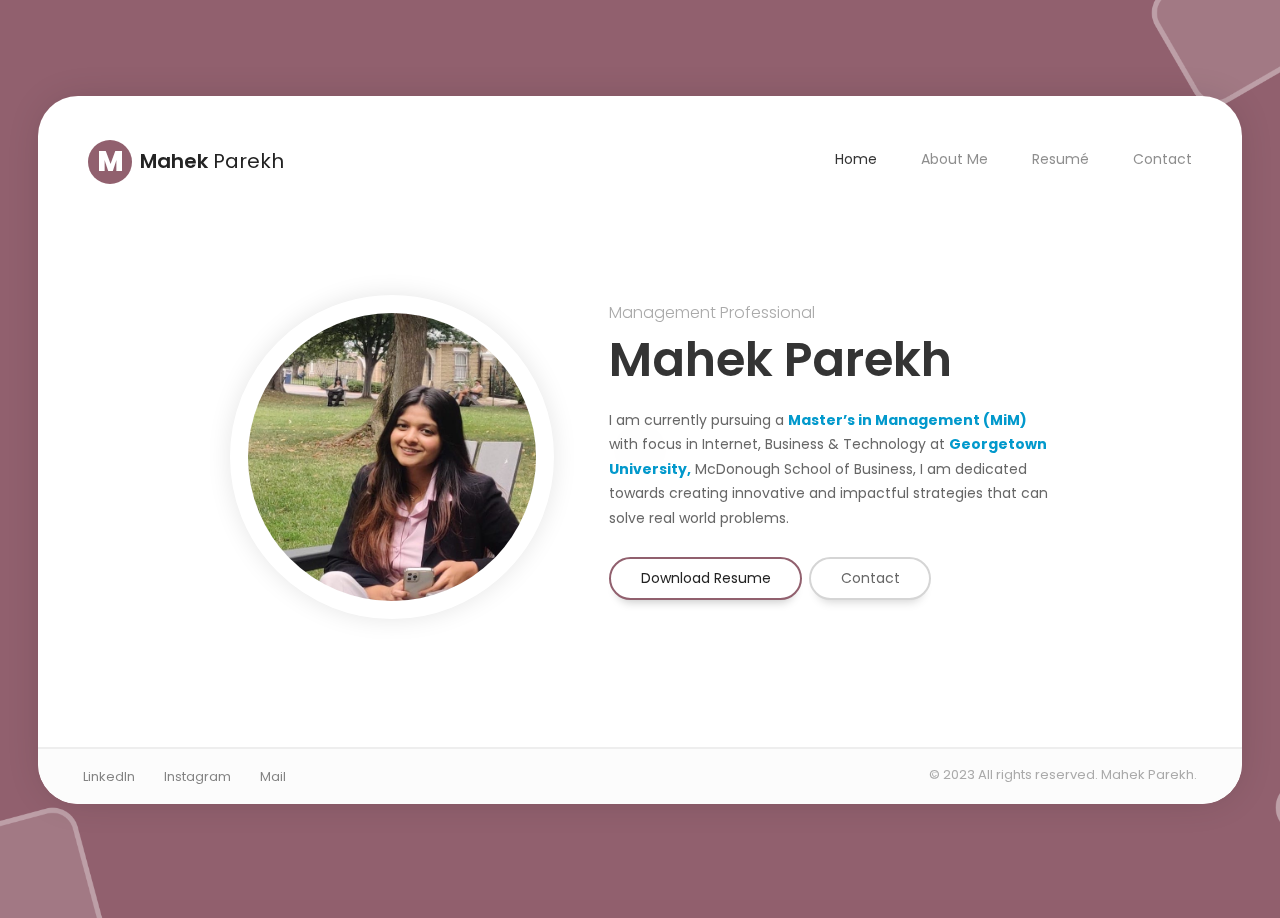
<file: index.html>
<!DOCTYPE html>
<html lang="en-US">

<head>
    <meta charset="UTF-8">
    <meta name="viewport" content="width=device-width, initial-scale=1.0, maximum-scale=1.0, user-scalable=no">
    <title>Mahek Parekh | About Me </title>
<style type="text/css">
img.wp-smiley,
img.emoji {
	display: inline !important;
	border: none !important;
	box-shadow: none !important;
	height: 1em !important;
	width: 1em !important;
	margin: 0 0.07em !important;
	vertical-align: -0.1em !important;
	background: none !important;
	padding: 0 !important;
}
</style>
	<link rel='stylesheet' id='css-0-css' href='wp-content/mmr/c0a9f801-1668556453.min.css' type='text/css' media='all' />
<link rel='stylesheet' id='leven-google-fonts-css' href='https://fonts.googleapis.com/css?family=Poppins:100,100italic,200,200italic,300,300italic,regular,italic,500,500italic,600,600italic,700,700italic,800,800italic,900,900italic' type='text/css' media='all' />
<script type='text/javascript' src='wp-content/mmr/70851e2e-1667813296.min.js' id='js-1-js'></script>
<link rel="https://api.w.org/" href="wp-json/index.html" /><link rel="alternate" type="application/json" href="wp-json/wp/v2/pages/157.json" /><link rel="EditURI" type="application/rsd+xml" title="RSD" href="xmlrpc.php-rsd.xml" />
<link rel="wlwmanifest" type="application/wlwmanifest+xml" href="wp-includes/wlwmanifest.xml" />
<meta name="generator" content="WordPress 6.1.1" />
<link rel="canonical" href="index.html" />
<link rel='shortlink' href='index.html' />
<style type="text/css">.recentcomments a{display:inline !important;padding:0 !important;margin:0 !important;}</style><link rel="icon" href="wp-content/uploads/2022/12/favicon.ico" sizes="32x32" />
<link rel="icon" href="wp-content/uploads/2022/12/mb-logo.png" sizes="192x192" />
<link rel="apple-touch-icon" href="wp-content/uploads/2022/12/mb-logo.png" />
<meta name="msapplication-TileImage" content="wp-content/uploads/2022/12/favicon.ico" />
</head>

<body data-rsssl=1 class="home page-template-default page page-id-157 wp-embed-responsive masthead-fixed full-width grid">

<div class="lm-animated-bg"></div>
    
<!-- Loading animation -->
<div class="preloader">
  <div class="preloader-animation">
    <div class="preloader-spinner">
    </div>
  </div>
</div>
<!-- /Loading animation -->

<!-- Scroll To Top Button -->
<div class="lmpixels-scroll-to-top"><i class="lnr lnr-chevron-up"></i></div>
<!-- /Scroll To Top Button -->

<div class="page-scroll">
    <div id="page_container" class="page-container bg-move-effect theme-style-light" data-animation="transition-flip-in-right">

        <!-- Header -->
        <header id="site_header" class="header">
            <div class="header-content clearfix">
                
                                <!-- Text Logo -->
                <div class="text-logo">
                    <a href="index.html">
                                                    <div class="logo-symbol">M</div>
                                                                             <div class="logo-text">Mahek <span>Parekh</span></div>
                    </a>
                </div>
                <!-- /Text Logo -->
                

                <!-- Navigation -->
                <div class="site-nav mobile-menu-hide">
                    <ul id="menu-classic-menu" class="leven-classic-menu site-main-menu">
                            <li id="menu-item-174" class="menu-item menu-item-type-post_type menu-item-object-page current-menu-item page_item page-item-171 current_page_item menu-item-174"><a href="index.html" aria-current="page" data-hover="1">Home</a></li></li>				
                            <li id="menu-item-174" class="menu-item menu-item-type-post_type menu-item-object-page menu-item-174"><a href="about.html" data-hover="1">About Me</a></li>
                            <li id="menu-item-174" class="menu-item menu-item-type-post_type menu-item-object-page menu-item-174"><a href="resume/index.html" data-hover="1">Resumé</a></li>
							<li id="menu-item-191" class="menu-item menu-item-type-post_type menu-item-object-page menu-item-191"><a href="contact/index.html" data-hover="1">Contact</a></li>
					</ul>                
				</div>

                <a class="menu-toggle mobile-visible">
                    <i class="fa fa-bars"></i>
                </a>
            </div>
        </header>
        <!-- /Header -->
<div id="main" class="site-main">
    <div id="main-content" class="single-page-content">
        <div id="primary" class="content-area">
                        
            <div id="content" class="page-content site-content single-post" role="main">
                
<article id="post-157" class="post-157 page type-page status-publish hentry">
	<div class="entry-content">
		<div class="fw-page-builder-content"><section class="fw-main-row "  >
	<div class="fw-container">
		<div class="row">
	

<div class=" col-xs-12 col-sm-12 ">
    <div id="col_inner_877489360620b3037fc9b064f63a7372" class="fw-col-inner" data-paddings="15px 0px 15px 0px">
    	
<div id="home_content_954218bfd87cb3b458721f4a70135965" class="home-content">
    <div class="row flex-v-align">
        <div class="col-sm-12 col-md-5 col-lg-5">
            <div class="home-photo">
                <div class="hp-inner"></div>
            </div>
        </div>

        <div class="col-sm-12 col-md-7 col-lg-7">
            <div class="home-text hp-left">
                                <div class="owl-carousel text-rotation">                                    
                                            <div class="item">
                            <h4>Management Professional</h4>
                        </div>
                                            <div class="item">
                            <h4>Business Enthusiastic</h4>
                        </div>
                                    </div>
                                <h1>Mahek Parekh</h1>
                <p>I am currently pursuing a <a href="https://msb.georgetown.edu/masters-in-management/?gclid=CjwKCAiAlp2fBhBPEiwA2Q10D3eMaWTz9cyr1PO3xHunuyBsEtQNGFD_dFoEHHsDpzYHtIP7LDgmjBoCERIQAvD_BwE" target="_blank"><b>Master’s in Management (MiM)</b> </a>  with focus in Internet, Business & Technology at  <a href="https://msb.georgetown.edu" target="_blank"><b>Georgetown University,</b></a> McDonough School of Business, I am dedicated towards creating innovative and impactful strategies that can solve real world problems.</p>
                                   <div class="home-buttons">
                                            <a href="https://drive.google.com/file/d/1xLoEs32CDAA2cF3hr0K1NS_TRnO2THcq/view?usp=sharing" target="_blank" id="" class="btn btn-primary">Download Resume</a>
                                            <a href="contact/index.html" target="_self" id="" class="btn btn-secondary">Contact</a>
                                        </div>
                                </div>
        </div>
    </div>
</div>
	</div>
</div>
</div>

	

	</div>
</section>
</div>
	</div><!-- .entry-content -->
</article><!-- #post-## -->
            </div><!-- #content -->
        </div><!-- #primary -->
    </div><!-- #main-content -->
</div>
  
                        <footer class="site-footer clearfix">
                                <div class="footer-social">
                    <ul class="footer-social-links">
                                            <li>
                            <a href="https://www.linkedin.com/in/mahek-parekh/" target="_blank">LinkedIn</a>
                        </li>
                                            <li>
                            <a href="https://www.instagram.com/mahekk_parekh/" target="_blank">Instagram</a>
                        </li>
                                            <li>
                            <a href="mailto:mpp83@georgetown.edu" target="_blank">Mail</a>
                        </li>
                                        </ul>
                </div>
                
                                <div class="footer-copyrights">
                    <p>© 2023 All rights reserved. Mahek Parekh.</p>
                </div>
                            </footer>
                    </div>
        
    </div>
	<script type='text/javascript' src='wp-content/mmr/c7ab8c5c-1667813327.min.js' id='js-2-js'></script>
<script defer src="https://static.cloudflareinsights.com/beacon.min.js/vaafb692b2aea4879b33c060e79fe94621666317369993" integrity="sha512-0ahDYl866UMhKuYcW078ScMalXqtFJggm7TmlUtp0UlD4eQk0Ixfnm5ykXKvGJNFjLMoortdseTfsRT8oCfgGA==" data-cf-beacon='{"rayId":"7925f922cadc2d0a","version":"2022.11.3","r":1,"token":"94b99c0576dc45bf9d669fb5e9256829","si":100}' crossorigin="anonymous"></script>
</body>
</html>
</file>
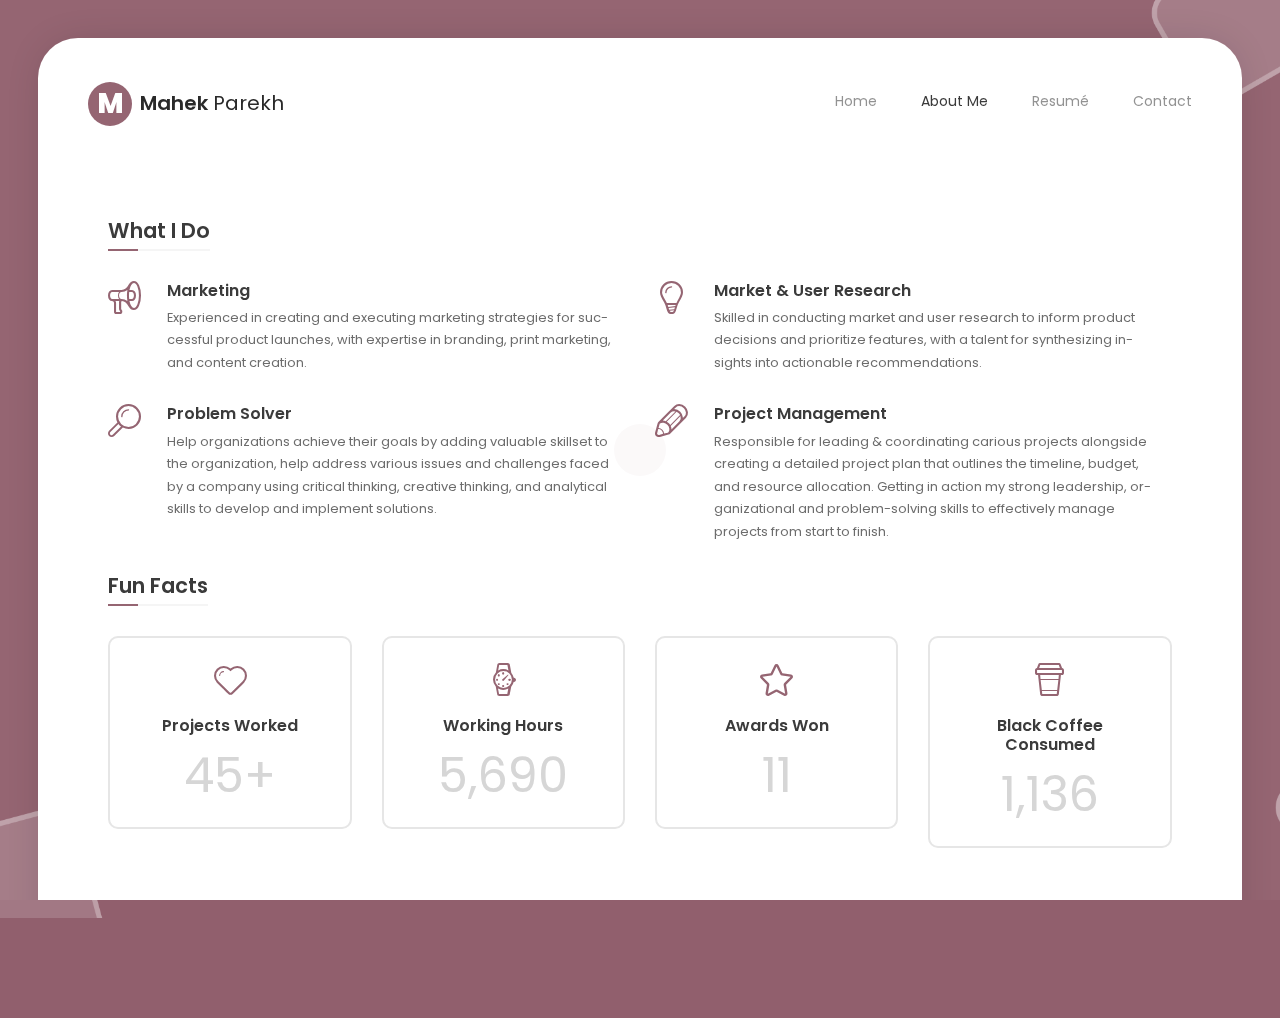
<file: about.html>
<!DOCTYPE html>
<html lang="en-US">

<head>
    <meta charset="UTF-8">
    <meta name="viewport" content="width=device-width, initial-scale=1.0, maximum-scale=1.0, user-scalable=no">
    <title>Mahek Parekh | About Me </title>
<style type="text/css">
img.wp-smiley,
img.emoji {
	display: inline !important;
	border: none !important;
	box-shadow: none !important;
	height: 1em !important;
	width: 1em !important;
	margin: 0 0.07em !important;
	vertical-align: -0.1em !important;
	background: none !important;
	padding: 0 !important;
}
</style>
	<link rel='stylesheet' id='css-0-css' href='wp-content/mmr/c0a9f801-1668556453.min.css' type='text/css' media='all' />
<link rel='stylesheet' id='leven-google-fonts-css' href='https://fonts.googleapis.com/css?family=Poppins:100,100italic,200,200italic,300,300italic,regular,italic,500,500italic,600,600italic,700,700italic,800,800italic,900,900italic' type='text/css' media='all' />
<script type='text/javascript' src='wp-content/mmr/70851e2e-1667813296.min.js' id='js-1-js'></script>
<link rel="https://api.w.org/" href="wp-json/index.html" /><link rel="alternate" type="application/json" href="wp-json/wp/v2/pages/157.json" /><link rel="EditURI" type="application/rsd+xml" title="RSD" href="xmlrpc.php-rsd.xml" />
<link rel="wlwmanifest" type="application/wlwmanifest+xml" href="wp-includes/wlwmanifest.xml" />
<meta name="generator" content="WordPress 6.1.1" />
<link rel="canonical" href="index.html" />
<link rel='shortlink' href='index.html' />
<style type="text/css">.recentcomments a{display:inline !important;padding:0 !important;margin:0 !important;}</style><link rel="icon" href="wp-content/uploads/2022/12/favicon.ico" sizes="32x32" />
<link rel="icon" href="wp-content/uploads/2022/12/mb-logo.png" sizes="192x192" />
<link rel="apple-touch-icon" href="wp-content/uploads/2022/12/mb-logo.png" />
<meta name="msapplication-TileImage" content="wp-content/uploads/2022/12/favicon.ico" />
</head>

<body data-rsssl=1 class="home page-template-default page page-id-157 wp-embed-responsive masthead-fixed full-width grid">

<div class="lm-animated-bg"></div>
    
<!-- Loading animation -->
<div class="preloader">
  <div class="preloader-animation">
    <div class="preloader-spinner">
    </div>
  </div>
</div>
<!-- /Loading animation -->

<!-- Scroll To Top Button -->
<div class="lmpixels-scroll-to-top"><i class="lnr lnr-chevron-up"></i></div>
<!-- /Scroll To Top Button -->

<div class="page-scroll">
    <div id="page_container" class="page-container bg-move-effect theme-style-light" data-animation="transition-flip-in-right">

        <!-- Header -->
        <header id="site_header" class="header">
            <div class="header-content clearfix">
                
                                <!-- Text Logo -->
                <div class="text-logo">
                    <a href="index.html">
                                                    <div class="logo-symbol">M</div>
                                                                             <div class="logo-text">Mahek <span>Parekh</span></div>
                    </a>
                </div>
                <!-- /Text Logo -->
                

                <!-- Navigation -->
                <div class="site-nav mobile-menu-hide">
                    <ul id="menu-classic-menu" class="leven-classic-menu site-main-menu">
                            <li id="menu-item-174" class="menu-item menu-item-type-post_type menu-item-object-page menu-item-174"><a href="index.html" aria-current="page" data-hover="1">Home</a></li></li>				
                            <li id="menu-item-174" class="menu-item menu-item-type-post_type menu-item-object-page current-menu-item page_item page-item-171 current_page_item menu-item-174"><a href="about.html" aria-current="page" data-hover="1">About Me</a></li>				
                            <li id="menu-item-174" class="menu-item menu-item-type-post_type menu-item-object-page menu-item-174"><a href="resume/index.html" data-hover="1">Resumé</a></li>
							<li id="menu-item-191" class="menu-item menu-item-type-post_type menu-item-object-page menu-item-191"><a href="contact/index.html" data-hover="1">Contact</a></li>
					</ul>                
				</div>

                <a class="menu-toggle mobile-visible">
                    <i class="fa fa-bars"></i>
                </a>
            </div>
        </header>
        <!-- /Header -->
<div id="main" class="site-main">
    <div id="main-content" class="single-page-content">
        <div id="primary" class="content-area">
                        
            <div id="content" class="page-content site-content single-post" role="main">
                
<article id="post-157" class="post-157 page type-page status-publish hentry">
	<div class="entry-content">
		<div class="fw-page-builder-content"><section class="fw-main-row "  >
	<div class="fw-container">

<div class="row">
	

<div class=" col-xs-12 col-sm-12 ">
    <div id="col_inner_c2094ed9c996102f2ef70b6125c4fbf5" class="fw-col-inner" data-paddings="0px 0px 0px 0px">
    	
	<div class="fw-divider-space" style="padding-top: 50px;"></div>

<div class="block-title">
    <h2>What I Do</h2>
</div>
	</div>
</div>
</div>

<div class="row">
	

<div class=" col-xs-12 col-sm-6 ">
    <div id="col_inner_3fa94961ec32117c71b91b80d4565769" class="fw-col-inner" data-paddings="0px 0px 0px 0px">
    	
<div id="info-list-63d999d7a90f9" class="info-list-w-icon">
	
			<div class="info-block-w-icon">
				<div class="ci-icon">
																<i class="linecons linecons-megaphone"></i>
										</div>
				<div class="ci-text">
					<h4>Marketing</h4>
									<p> Experienced in creating and executing marketing strategies for successful product launches, with expertise in branding, print marketing, and content creation.</p>
								</div>
			</div>
			
			<div class="info-block-w-icon">
		    <div class="ci-icon">
		        		        	                        <i class="linecons linecons-search"></i>
		                		    </div>
		    <div class="ci-text">
                <h4>Problem Solver</h4>
		        		        <p>Help organizations achieve their goals by adding valuable skillset to the organization, help address various issues and challenges faced by a company using critical thinking, creative thinking, and analytical skills to develop and implement solutions. </p>
		        
		        		    </div>
		</div>
	</div>
	</div>
</div>


<div class=" col-xs-12 col-sm-6 ">
    <div id="col_inner_931ccceee4bc772acc2735fc06fc1c62" class="fw-col-inner" data-paddings="0px 0px 0px 0px">
    	
<div id="info-list-63d999d7a92f3" class="info-list-w-icon">
	
			<div class="info-block-w-icon">
		    <div class="ci-icon">
		        		        	                        <i class="linecons linecons-bulb"></i>
		                		    </div>
		    <div class="ci-text">
                <h4>Market & User Research</h4>
                <p>Skilled in conducting market and user research to inform product decisions and prioritize features, with a talent for synthesizing insights into actionable recommendations.</p>
		        		    </div>
		</div>
			<div class="info-block-w-icon">
				<div class="ci-icon">
																<i class="linecons linecons-pen"></i>
										</div>
				<div class="ci-text">
					<h4>Project Management</h4>
									<p>Responsible for leading & coordinating carious projects alongside creating a detailed project plan that outlines the timeline, budget, and resource allocation. Getting in action my strong leadership, organizational and problem-solving skills to effectively manage projects from start to finish. </p>
								</div>
			</div>
	</div>
	</div>
</div>
</div>


<div class="row">
	

<div class=" col-xs-12 col-sm-12 ">
    <div id="col_inner_1a922c7897708c3a2eded034e6e7a555" class="fw-col-inner" data-paddings="0px 0px 0px 0px">
    	
<div class="block-title">
    <h2>Fun Facts</h2>
</div>
	</div>
</div>
</div>

<div class="row">
	

<div class=" col-xs-12 col-sm-3 ">
    <div id="col_inner_831ae7ae8f7189a8a47ec09caf7501f4" class="fw-col-inner" data-paddings="0px 0px 0px 0px">
    	
<div class="lm-info-block gray-default">
                        <i class="linecons linecons-heart"></i>
                <h4>Projects Worked</h4>
    <span class="lm-info-block-value">45+</span>
    <span class="lm-info-block-text"></span>
</div>
	</div>
</div>


<div class=" col-xs-12 col-sm-3 ">
    <div id="col_inner_7f8682d39c5ba46b284a08d3db46c5f6" class="fw-col-inner" data-paddings="0px 0px 0px 0px">
    	
<div class="lm-info-block gray-default">
                        <i class="linecons linecons-clock"></i>
                <h4>Working Hours</h4>
    <span class="lm-info-block-value">5,690</span>
    <span class="lm-info-block-text"></span>
</div>
	</div>
</div>


<div class=" col-xs-12 col-sm-3 ">
    <div id="col_inner_6d4fcdd7dc42e01531a70050562e10e6" class="fw-col-inner" data-paddings="0px 0px 0px 0px">
    	
<div class="lm-info-block gray-default">
                        <i class="linecons linecons-star"></i>
                <h4>Awards Won</h4>
    <span class="lm-info-block-value">11</span>
    <span class="lm-info-block-text"></span>
</div>
	</div>
</div>


<div class=" col-xs-12 col-sm-3 ">
    <div id="col_inner_a719203952a1d6b1e4e8878645682d3c" class="fw-col-inner" data-paddings="0px 0px 0px 0px">
    	
<div class="lm-info-block gray-default">
                        <i class="linecons linecons-cup"></i>
                <h4>Black Coffee Consumed</h4>
    <span class="lm-info-block-value">1,136</span>
    <span class="lm-info-block-text"></span>
</div>
	</div>
</div>
</div>

	</div>
</section>
</div>
	</div><!-- .entry-content -->
</article><!-- #post-## -->
            </div><!-- #content -->
        </div><!-- #primary -->
    </div><!-- #main-content -->
</div>
  
                        <footer class="site-footer clearfix">
                                <div class="footer-social">
                    <ul class="footer-social-links">
                                            <li>
                            <a href="https://www.linkedin.com/in/mahek-parekh/" target="_blank">LinkedIn</a>
                        </li>
                                            <li>
                            <a href="https://www.instagram.com/mahekk_parekh/" target="_blank">Instagram</a>
                        </li>
                                            <li>
                            <a href="mailto:mpp83@georgetown.edu" target="_blank">Mail</a>
                        </li>
                                        </ul>
                </div>
                
                                <div class="footer-copyrights">
                    <p>© 2023 All rights reserved. Mahek Parekh.</p>
                </div>
                            </footer>
                    </div>
        
    </div>
	<script type='text/javascript' src='wp-content/mmr/c7ab8c5c-1667813327.min.js' id='js-2-js'></script>
<script defer src="https://static.cloudflareinsights.com/beacon.min.js/vaafb692b2aea4879b33c060e79fe94621666317369993" integrity="sha512-0ahDYl866UMhKuYcW078ScMalXqtFJggm7TmlUtp0UlD4eQk0Ixfnm5ykXKvGJNFjLMoortdseTfsRT8oCfgGA==" data-cf-beacon='{"rayId":"7925f922cadc2d0a","version":"2022.11.3","r":1,"token":"94b99c0576dc45bf9d669fb5e9256829","si":100}' crossorigin="anonymous"></script>
</body>
</html>
</file>
